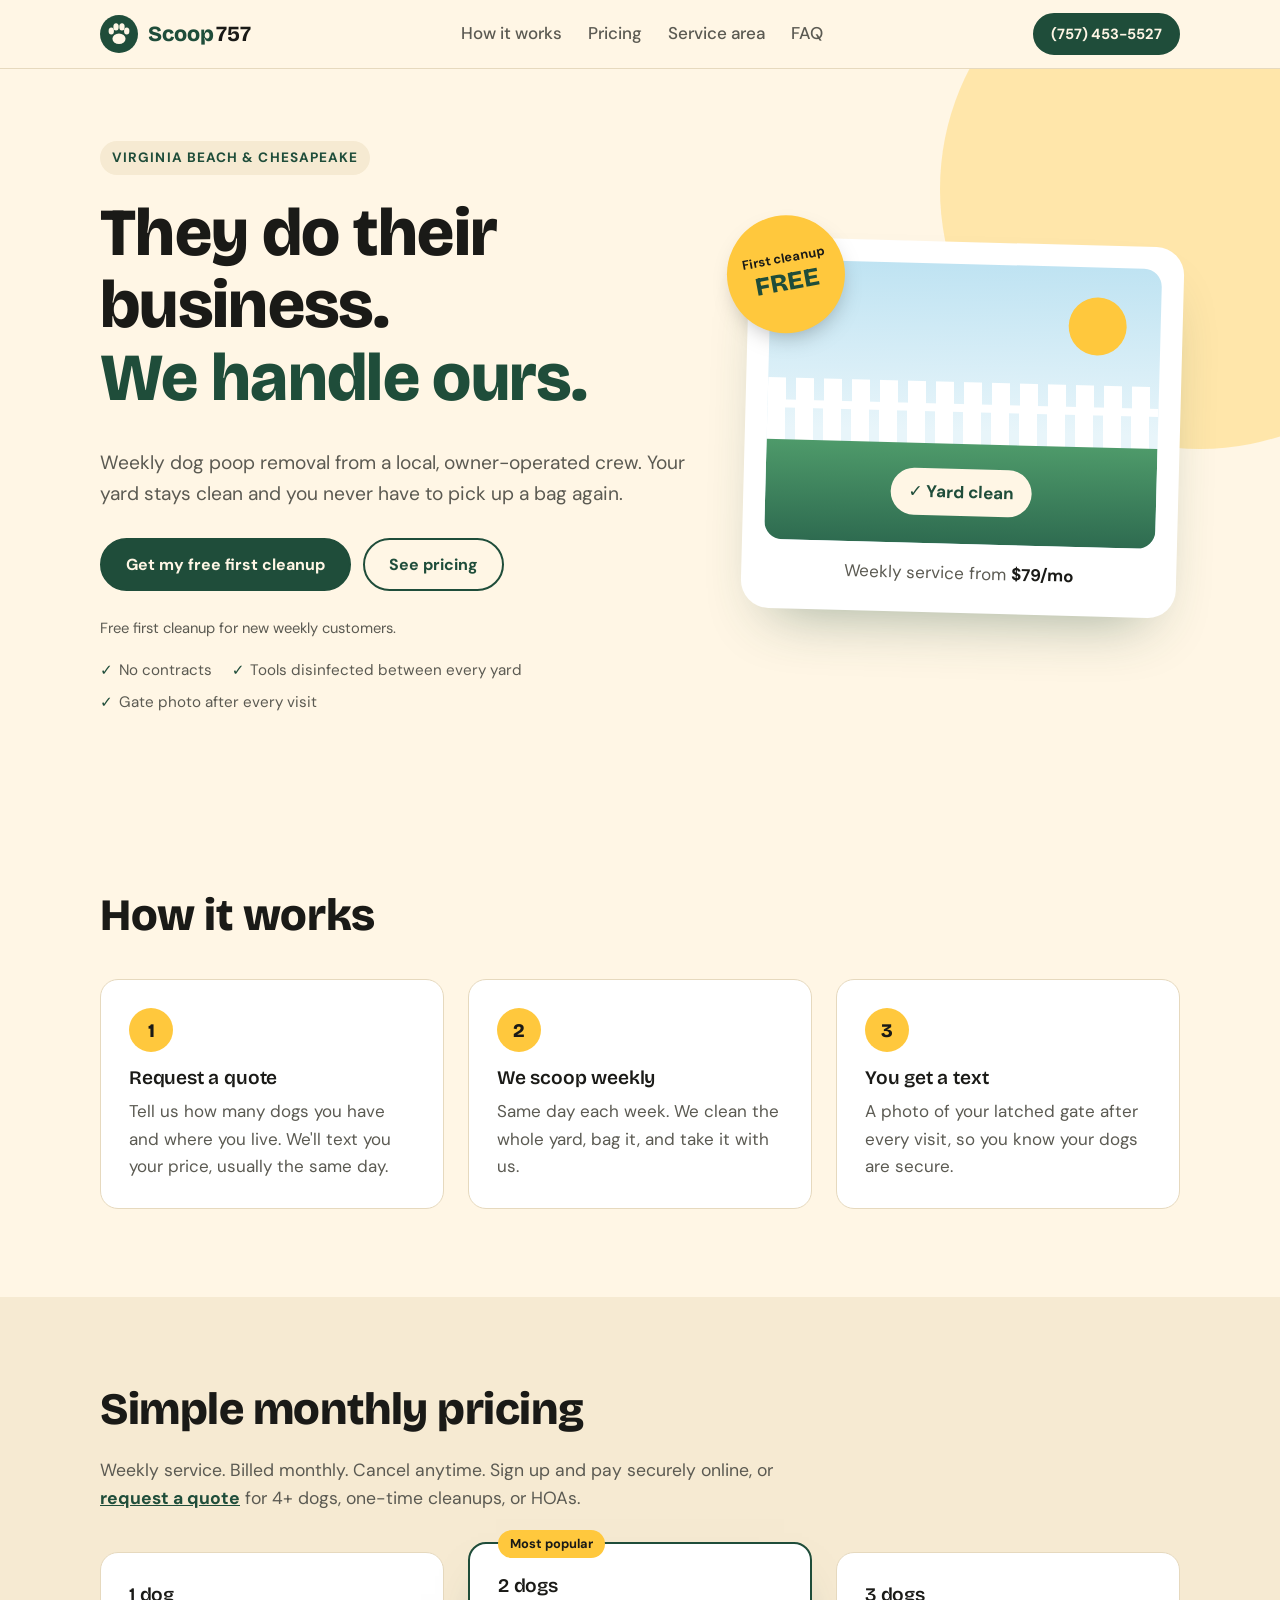
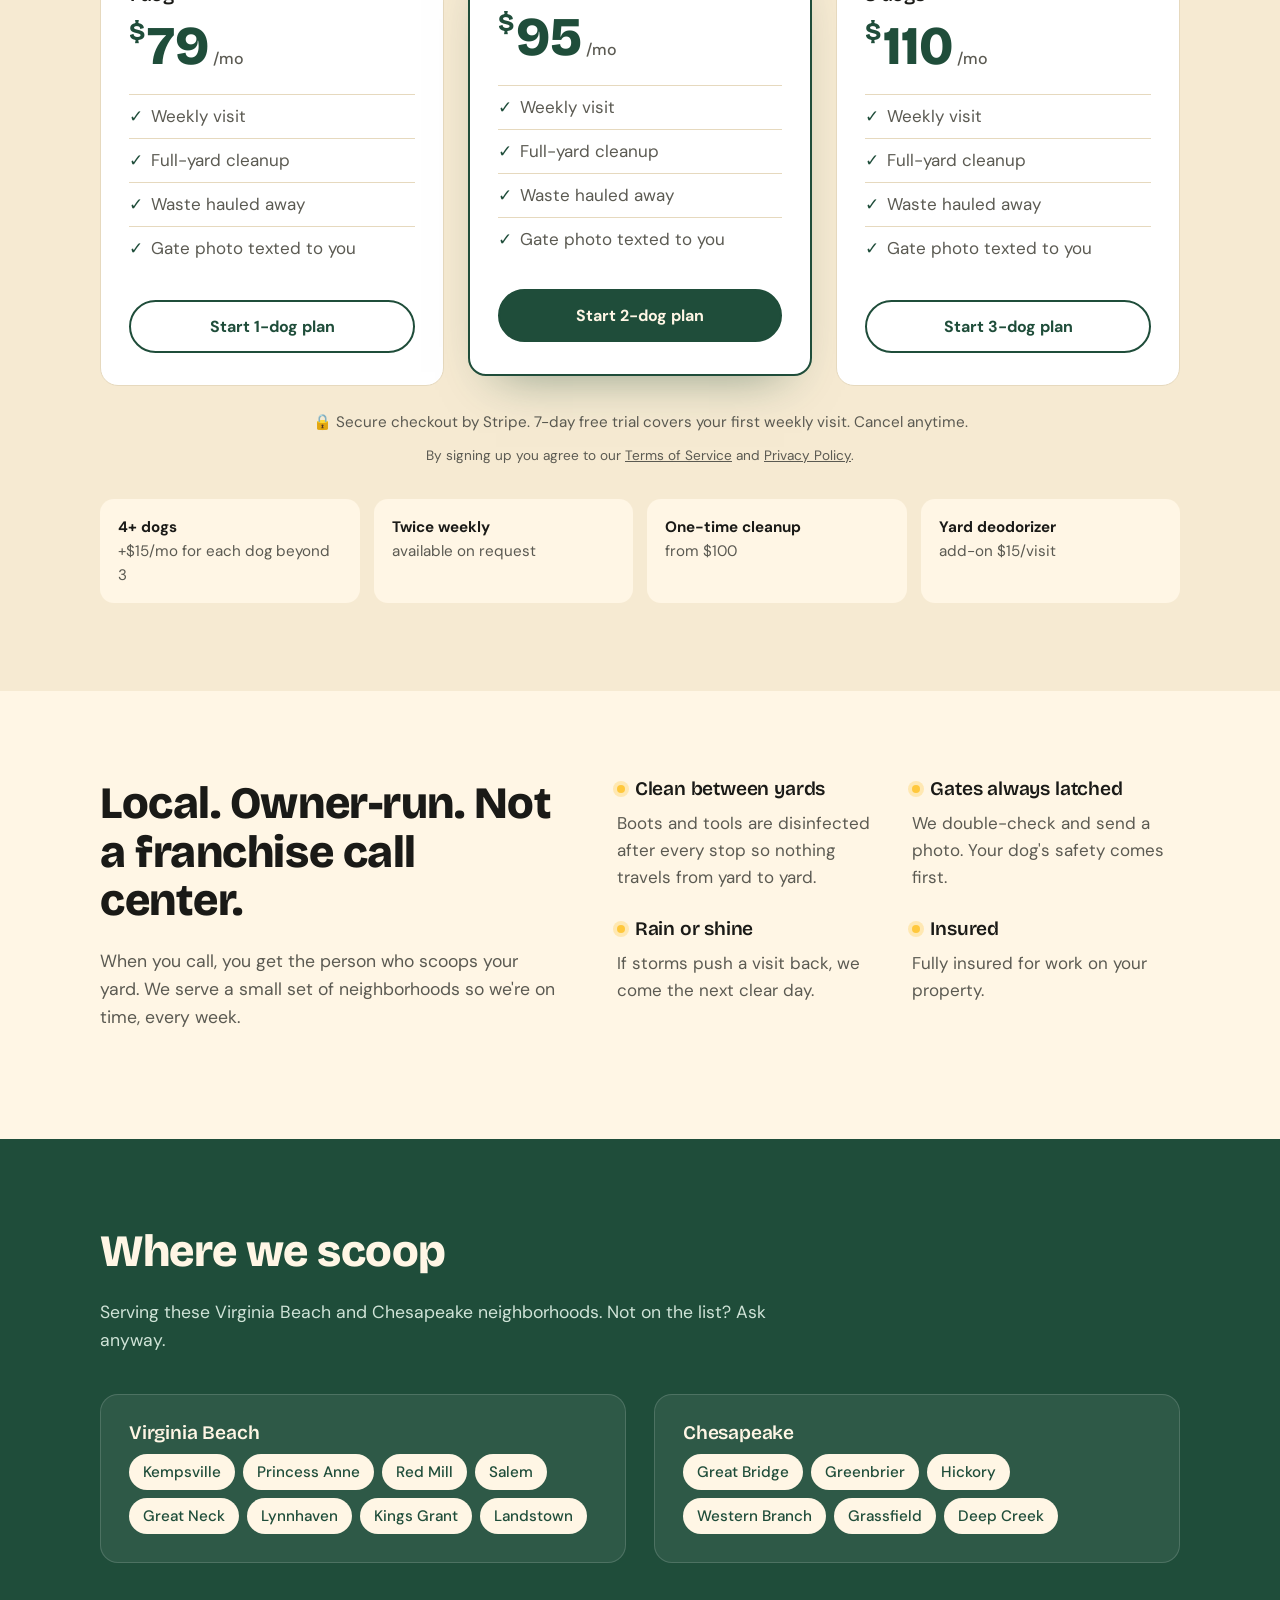
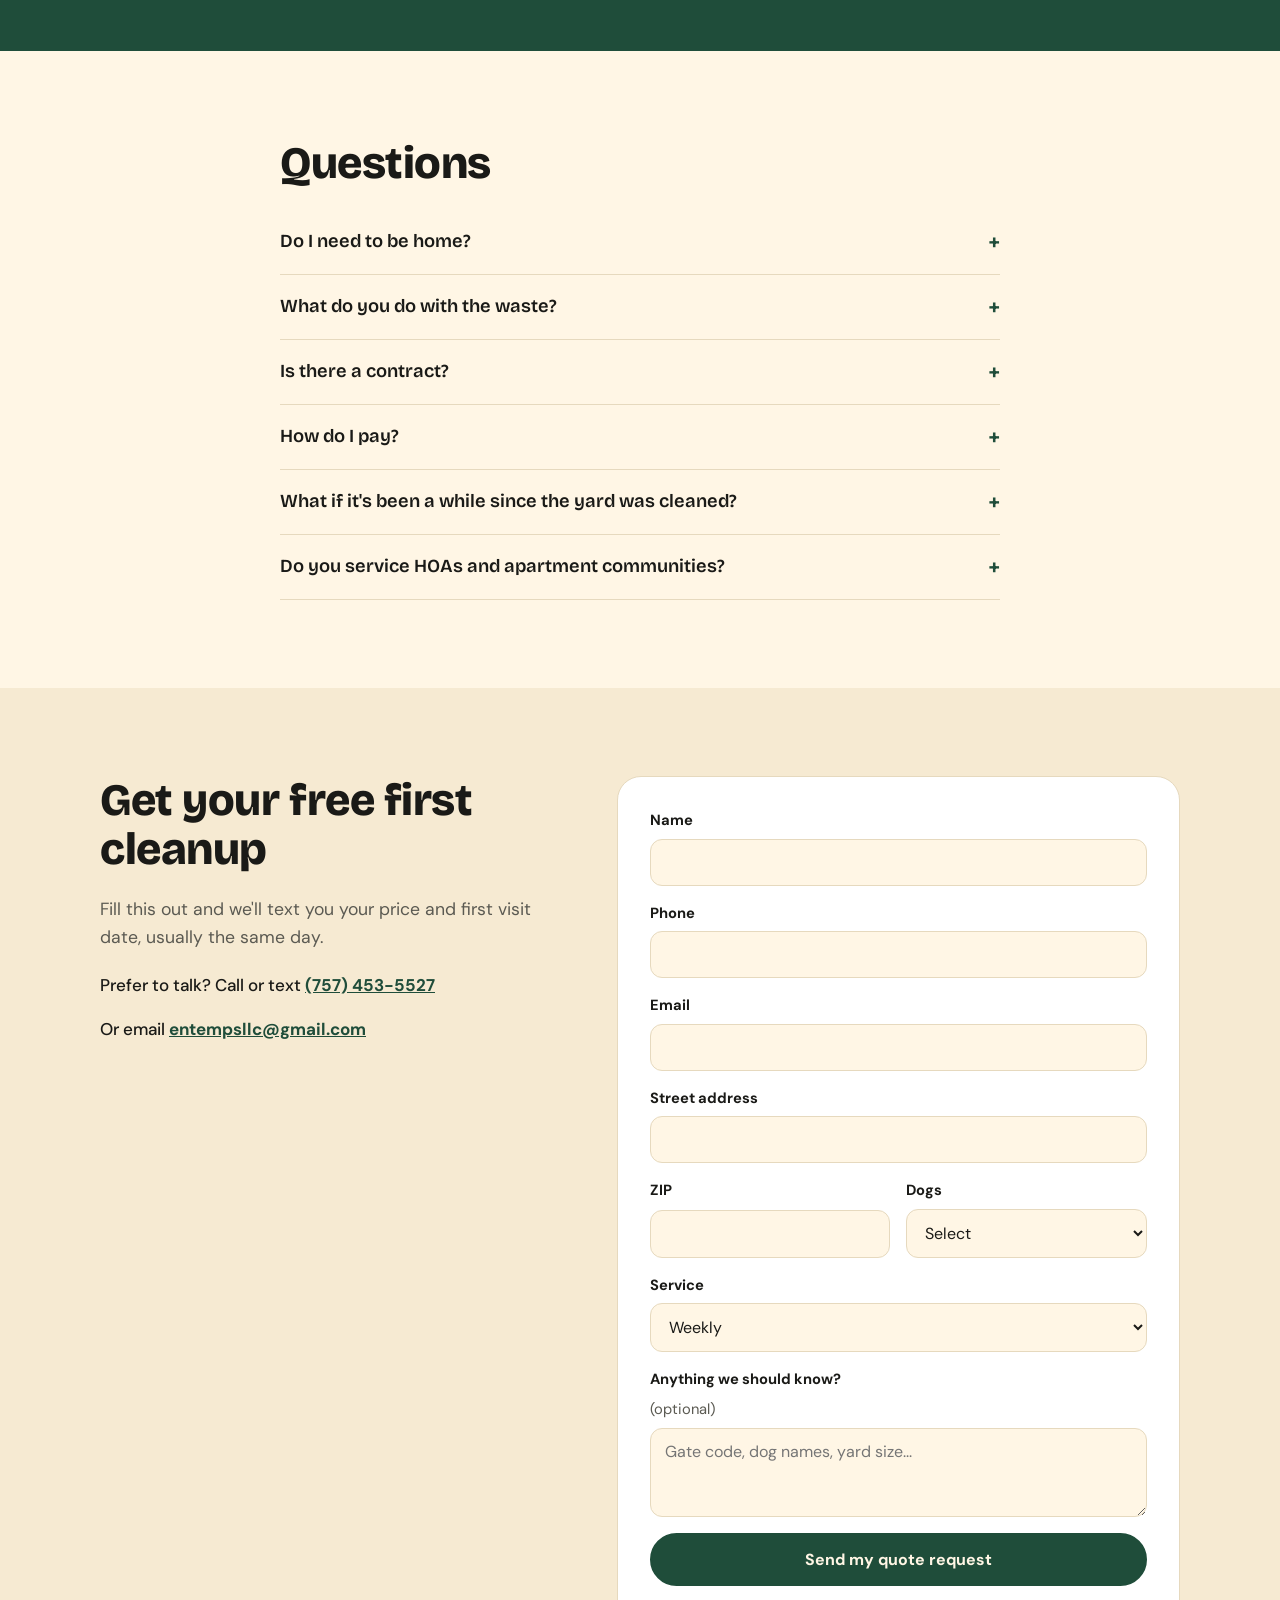
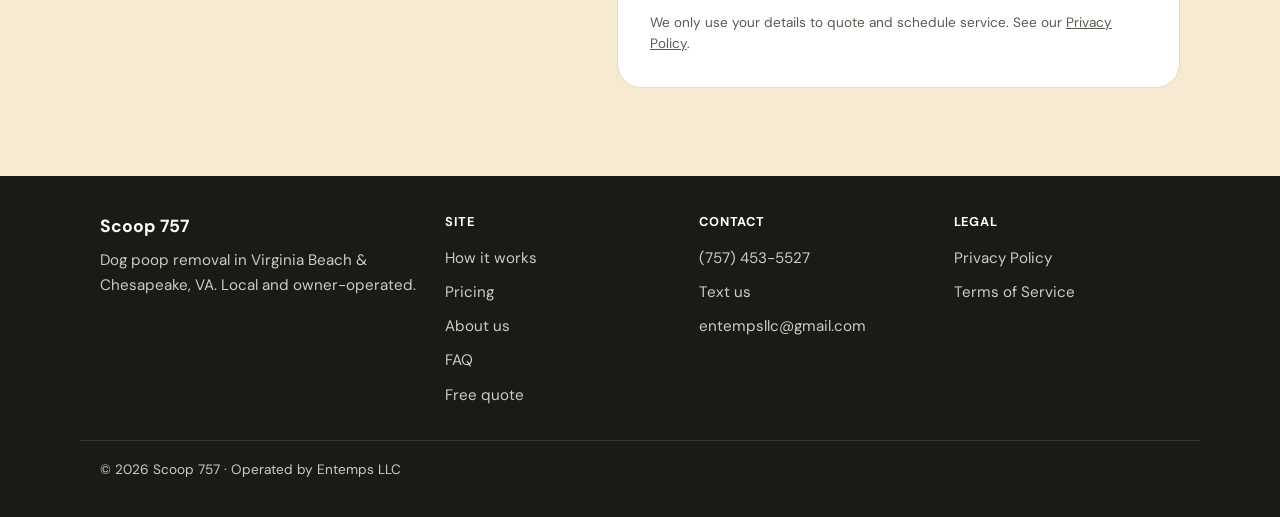
<file: index.html>
<!doctype html>
<html lang="en">
<head>
<meta charset="utf-8">
<meta name="viewport" content="width=device-width, initial-scale=1">
<title>Scoop 757 | Dog Poop Removal in Virginia Beach & Chesapeake</title>
<meta name="description" content="Weekly dog poop removal in Virginia Beach and Chesapeake, VA. Local, owner-operated pooper scooper service. No contracts. First cleanup free.">
<link rel="canonical" href="https://www.scoop757.com/">
<meta property="og:title" content="Scoop 757 | Dog Poop Removal in Virginia Beach & Chesapeake">
<meta property="og:description" content="Local, owner-operated pooper scooper service. Weekly visits, no contracts, first cleanup free.">
<meta property="og:type" content="website">
<meta property="og:url" content="https://www.scoop757.com/">
<link rel="icon" href="favicon.svg" type="image/svg+xml">
<link rel="preconnect" href="https://fonts.googleapis.com">
<link rel="preconnect" href="https://fonts.gstatic.com" crossorigin>
<link href="https://fonts.googleapis.com/css2?family=Bricolage+Grotesque:opsz,wght@12..96,600;12..96,800&family=DM+Sans:wght@400;500;700&display=swap" rel="stylesheet">
<link rel="stylesheet" href="styles.css?v=6">
<script type="application/ld+json">
{
  "@context": "https://schema.org",
  "@type": "LocalBusiness",
  "name": "Scoop 757",
  "description": "Dog poop removal and pooper scooper service in Virginia Beach and Chesapeake, VA.",
  "url": "https://www.scoop757.com/",
  "telephone": "+1-757-453-5527",
  "areaServed": [
    {"@type": "City", "name": "Virginia Beach"},
    {"@type": "City", "name": "Chesapeake"}
  ],
  "address": {"@type": "PostalAddress", "addressLocality": "Virginia Beach", "addressRegion": "VA", "addressCountry": "US"},
  "priceRange": "$$",
  "openingHours": "Mo-Sa 08:00-18:00"
}
</script>
</head>
<body>

<header class="site-header">
  <div class="wrap header-inner">
    <a href="#top" class="logo" aria-label="Scoop 757 home">
      <svg viewBox="0 0 64 64" aria-hidden="true"><circle cx="32" cy="32" r="32" fill="currentColor"/><g fill="#FFF6E5"><ellipse cx="32" cy="40" rx="11" ry="9"/><ellipse cx="19" cy="27" rx="4.5" ry="6"/><ellipse cx="27" cy="20" rx="4.5" ry="6"/><ellipse cx="37" cy="20" rx="4.5" ry="6"/><ellipse cx="45" cy="27" rx="4.5" ry="6"/></g></svg>
      <span>Scoop<b>757</b></span>
    </a>
    <nav class="nav" aria-label="Main">
      <a href="#how">How it works</a>
      <a href="#pricing">Pricing</a>
      <a href="#area">Service area</a>
      <a href="#faq">FAQ</a>
    </nav>
    <a href="tel:+17574535527" class="btn btn-small">(757) 453-5527</a>
  </div>
</header>

<main id="top">

  <!-- HERO -->
  <section class="hero">
    <div class="wrap hero-grid">
      <div class="hero-copy">
        <p class="eyebrow">Virginia Beach &amp; Chesapeake</p>
        <h1>They do their business.<br><span>We handle ours.</span></h1>
        <p class="lead">Weekly dog poop removal from a local, owner-operated crew. Your yard stays clean and you never have to pick up a bag again.</p>
        <div class="hero-ctas">
          <a href="#quote" class="btn">Get my free first cleanup</a>
          <a href="#pricing" class="btn btn-ghost">See pricing</a>
        </div>
        <p class="cta-note">Free first cleanup for new weekly customers.</p>
        <ul class="trust">
          <li>No contracts</li>
          <li>Tools disinfected between every yard</li>
          <li>Gate photo after every visit</li>
        </ul>
      </div>
      <div class="hero-card" aria-hidden="true">
        <div class="badge">First cleanup<strong>FREE</strong></div>
        <div class="yard">
          <div class="sun"></div>
          <div class="fence"></div>
          <div class="grass"></div>
          <div class="check">✓ Yard clean</div>
        </div>
        <p class="hero-card-note">Weekly service from <strong>$79/mo</strong></p>
      </div>
    </div>
  </section>

  <!-- HOW -->
  <section id="how" class="section">
    <div class="wrap">
      <h2>How it works</h2>
      <ol class="steps">
        <li>
          <span class="num">1</span>
          <h3>Request a quote</h3>
          <p>Tell us how many dogs you have and where you live. We'll text you your price, usually the same day.</p>
        </li>
        <li>
          <span class="num">2</span>
          <h3>We scoop weekly</h3>
          <p>Same day each week. We clean the whole yard, bag it, and take it with us.</p>
        </li>
        <li>
          <span class="num">3</span>
          <h3>You get a text</h3>
          <p>A photo of your latched gate after every visit, so you know your dogs are secure.</p>
        </li>
      </ol>
    </div>
  </section>

  <!-- PRICING -->
  <section id="pricing" class="section section-alt">
    <div class="wrap">
      <h2>Simple monthly pricing</h2>
      <p class="section-sub">Weekly service. Billed monthly. Cancel anytime. Sign up and pay securely online, or <a href="#quote">request a quote</a> for 4+ dogs, one-time cleanups, or HOAs.</p>
      <div class="plans">
        <div class="plan">
          <h3>1 dog</h3>
          <p class="price"><span>$</span>79<small>/mo</small></p>
          <ul><li>Weekly visit</li><li>Full-yard cleanup</li><li>Waste hauled away</li><li>Gate photo texted to you</li></ul>
          <a href="https://buy.stripe.com/00w3cofDu1EOgiN6Uog7e00" class="btn btn-ghost">Start 1-dog plan</a>
        </div>
        <div class="plan plan-featured">
          <p class="tag">Most popular</p>
          <h3>2 dogs</h3>
          <p class="price"><span>$</span>95<small>/mo</small></p>
          <ul><li>Weekly visit</li><li>Full-yard cleanup</li><li>Waste hauled away</li><li>Gate photo texted to you</li></ul>
          <a href="https://buy.stripe.com/4gM4gs8b2dnw6IdfqUg7e01" class="btn">Start 2-dog plan</a>
        </div>
        <div class="plan">
          <h3>3 dogs</h3>
          <p class="price"><span>$</span>110<small>/mo</small></p>
          <ul><li>Weekly visit</li><li>Full-yard cleanup</li><li>Waste hauled away</li><li>Gate photo texted to you</li></ul>
          <a href="https://buy.stripe.com/28E5kw4YQ0AK6IdguYg7e02" class="btn btn-ghost">Start 3-dog plan</a>
        </div>
      </div>
      <p class="secure-note">🔒 Secure checkout by Stripe. 7-day free trial covers your first weekly visit. Cancel anytime.</p>
      <p class="legal-note">By signing up you agree to our <a href="terms.html">Terms of Service</a> and <a href="privacy.html">Privacy Policy</a>.</p>
      <div class="extras">
        <div><strong>4+ dogs</strong> +$15/mo for each dog beyond 3</div>
        <div><strong>Twice weekly</strong> available on request</div>
        <div><strong>One-time cleanup</strong> from $100</div>
        <div><strong>Yard deodorizer</strong> add-on $15/visit</div>
      </div>
    </div>
  </section>

  <!-- WHY -->
  <section id="about" class="section">
    <div class="wrap why-grid">
      <div>
        <h2>Local. Owner-run. Not a franchise call center.</h2>
        <p class="section-sub left">When you call, you get the person who scoops your yard. We serve a small set of neighborhoods so we're on time, every week.</p>
      </div>
      <ul class="why">
        <li><h3>Clean between yards</h3><p>Boots and tools are disinfected after every stop so nothing travels from yard to yard.</p></li>
        <li><h3>Gates always latched</h3><p>We double-check and send a photo. Your dog's safety comes first.</p></li>
        <li><h3>Rain or shine</h3><p>If storms push a visit back, we come the next clear day.</p></li>
        <li><h3>Insured</h3><p>Fully insured for work on your property.</p></li>
      </ul>
    </div>
  </section>

  <!-- AREA -->
  <section id="area" class="section section-dark">
    <div class="wrap">
      <h2>Where we scoop</h2>
      <p class="section-sub">Serving these Virginia Beach and Chesapeake neighborhoods. Not on the list? Ask anyway.</p>
      <div class="areas">
        <div>
          <h3>Virginia Beach</h3>
          <ul><li>Kempsville</li><li>Princess Anne</li><li>Red Mill</li><li>Salem</li><li>Great Neck</li><li>Lynnhaven</li><li>Kings Grant</li><li>Landstown</li></ul>
        </div>
        <div>
          <h3>Chesapeake</h3>
          <ul><li>Great Bridge</li><li>Greenbrier</li><li>Hickory</li><li>Western Branch</li><li>Grassfield</li><li>Deep Creek</li></ul>
        </div>
      </div>
    </div>
  </section>

  <!-- FAQ -->
  <section id="faq" class="section">
    <div class="wrap narrow">
      <h2>Questions</h2>
      <details><summary>Do I need to be home?</summary><p>No. Just leave the gate unlocked or share the code. Please keep your dogs inside during our visit if they aren't friendly with visitors.</p></details>
      <details><summary>What do you do with the waste?</summary><p>We bag it and haul it away. Nothing is left in your trash can.</p></details>
      <details><summary>Is there a contract?</summary><p>No. Service is month to month and you can cancel anytime.</p></details>
      <details><summary>How do I pay?</summary><p>Sign up with a card through our secure Stripe checkout and you're billed monthly in advance. You'll get a receipt by email each month.</p></details>
      <details><summary>What if it's been a while since the yard was cleaned?</summary><p>No judgment. Your first cleanup is free for new weekly customers, however long it's been.</p></details>
      <details><summary>Do you service HOAs and apartment communities?</summary><p>Yes. We clean common areas and empty pet waste stations. Request a quote and we'll visit the property.</p></details>
    </div>
  </section>

  <!-- QUOTE -->
  <section id="quote" class="section section-alt">
    <div class="wrap quote-grid">
      <div>
        <h2>Get your free first cleanup</h2>
        <p class="section-sub left">Fill this out and we'll text you your price and first visit date, usually the same day.</p>
        <p class="call-line">Prefer to talk? Call or text <a href="tel:+17574535527">(757) 453-5527</a></p>
        <p class="call-line">Or email <a href="mailto:entempsllc@gmail.com">entempsllc@gmail.com</a></p>
      </div>
      <form class="quote-form" action="https://api.web3forms.com/submit" method="POST">
        <input type="hidden" name="access_key" value="5392236d-4420-4701-88e9-371741d28593">
        <input type="hidden" name="subject" value="New Scoop 757 quote request">
        <input type="hidden" name="from_name" value="Scoop 757 website">
        <input type="hidden" name="redirect" value="https://www.scoop757.com/thanks.html">
        <input type="checkbox" name="botcheck" class="hp" tabindex="-1" autocomplete="off" aria-hidden="true" style="display:none">
        <label>Name<input type="text" name="name" required autocomplete="name"></label>
        <label>Phone<input type="tel" name="phone" required autocomplete="tel"></label>
        <label>Email<input type="email" name="email" autocomplete="email"></label>
        <label>Street address<input type="text" name="address" required autocomplete="street-address"></label>
        <div class="row">
          <label>ZIP<input type="text" name="zip" inputmode="numeric" pattern="[0-9]{5}" required autocomplete="postal-code"></label>
          <label>Dogs
            <select name="dogs" required>
              <option value="">Select</option><option>1</option><option>2</option><option>3</option><option>4+</option>
            </select>
          </label>
        </div>
        <label>Service
          <select name="service" required>
            <option>Weekly</option><option>Twice weekly</option><option>One-time cleanup</option><option>HOA / community</option>
          </select>
        </label>
        <label>Anything we should know? <span class="opt">(optional)</span><textarea name="notes" rows="3" placeholder="Gate code, dog names, yard size..."></textarea></label>
        <button type="submit" class="btn btn-full">Send my quote request</button>
        <p class="legal-note">We only use your details to quote and schedule service. See our <a href="privacy.html">Privacy Policy</a>.</p>
        <div class="form-fallback" hidden>
          <p><strong>Our form is having trouble right now.</strong> Tap below to send the same details by text or email. Everything is already filled in.</p>
          <a class="btn btn-full fb-sms" href="sms:+17574535527">Text my request</a>
          <a class="btn btn-full btn-ghost fb-mail" href="mailto:entempsllc@gmail.com">Email my request</a>
        </div>
      </form>
    </div>
  </section>

</main>

<footer class="site-footer">
  <div class="wrap footer-grid">
    <div>
      <p class="f-brand"><strong>Scoop 757</strong></p>
      <p>Dog poop removal in Virginia Beach &amp; Chesapeake, VA. Local and owner-operated.</p>
    </div>
    <nav aria-label="Footer">
      <p class="f-head">Site</p>
      <a href="#how">How it works</a>
      <a href="#pricing">Pricing</a>
      <a href="#about">About us</a>
      <a href="#faq">FAQ</a>
      <a href="#quote">Free quote</a>
    </nav>
    <div>
      <p class="f-head">Contact</p>
      <a href="tel:+17574535527">(757) 453-5527</a>
      <a href="sms:+17574535527">Text us</a>
      <a href="mailto:entempsllc@gmail.com">entempsllc@gmail.com</a>
    </div>
    <div>
      <p class="f-head">Legal</p>
      <a href="privacy.html">Privacy Policy</a>
      <a href="terms.html">Terms of Service</a>
    </div>
  </div>
  <div class="wrap f-bottom">© <span id="yr">2026</span> Scoop 757 · Operated by Entemps LLC</div>
</footer>

<a href="tel:+17574535527" class="mobile-call">Call or text (757) 453-5527</a>

<script src="script.js?v=6"></script>
<script data-goatcounter="https://scoop757.goatcounter.com/count" async src="//gc.zgo.at/count.js"></script>
</body>
</html>
</file>
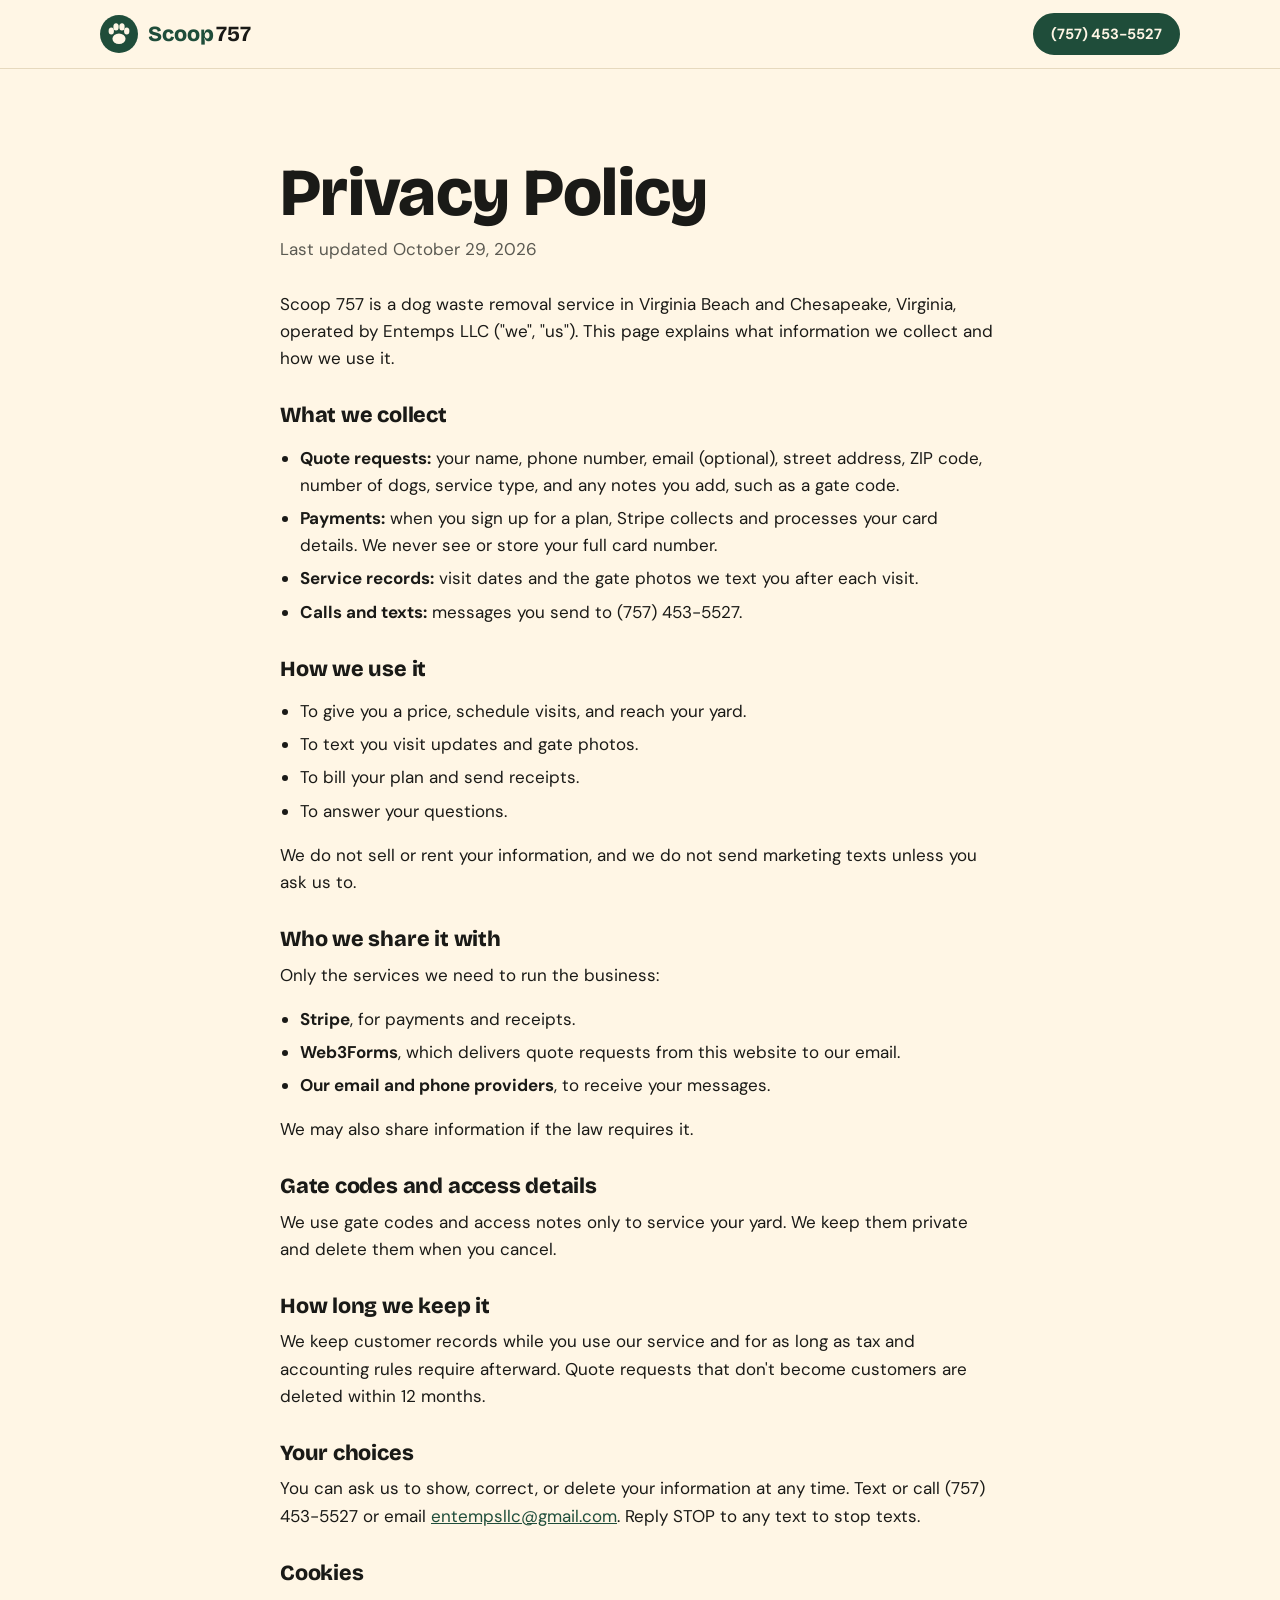
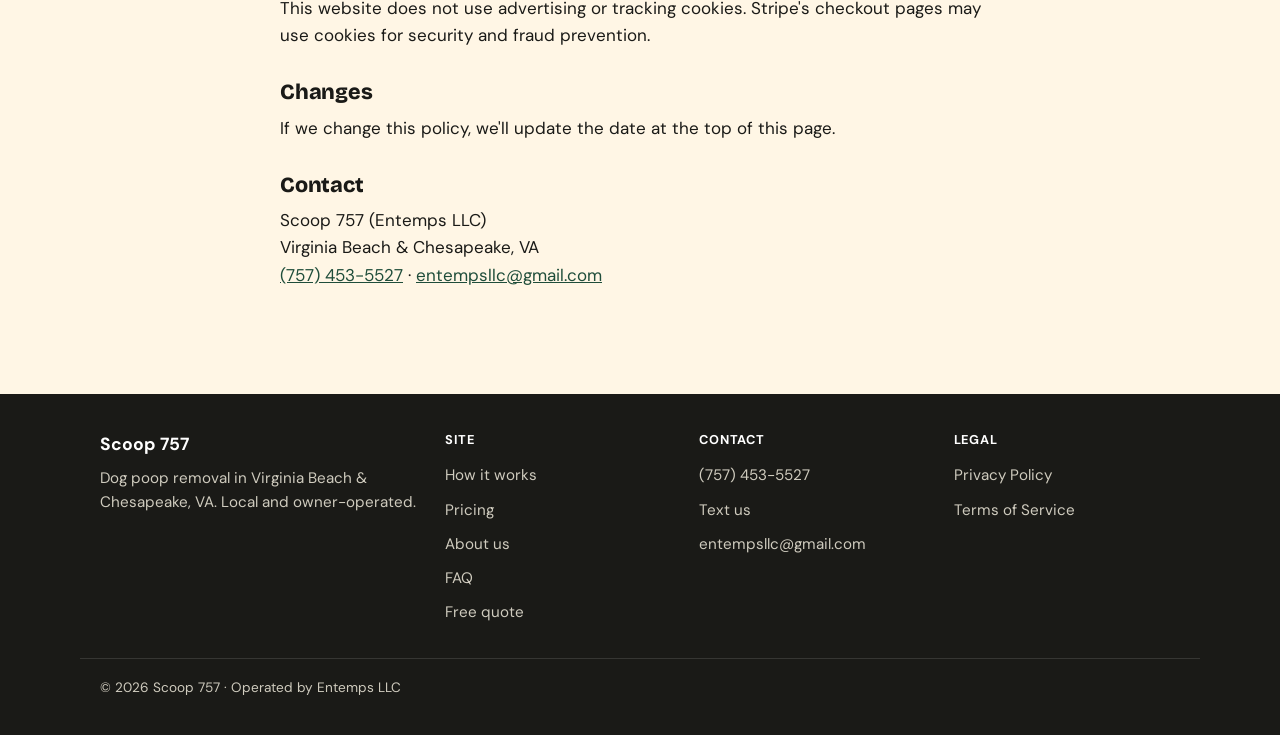
<file: privacy.html>
<!doctype html>
<html lang="en">
<head>
<meta charset="utf-8">
<meta name="viewport" content="width=device-width, initial-scale=1">
<title>Privacy Policy | Scoop 757</title>
<meta name="description" content="How Scoop 757 collects and uses your information.">
<link rel="canonical" href="https://www.scoop757.com/privacy.html">
<link rel="icon" href="favicon.svg" type="image/svg+xml">
<link rel="preconnect" href="https://fonts.googleapis.com">
<link rel="preconnect" href="https://fonts.gstatic.com" crossorigin>
<link href="https://fonts.googleapis.com/css2?family=Bricolage+Grotesque:opsz,wght@12..96,600;12..96,800&family=DM+Sans:wght@400;500;700&display=swap" rel="stylesheet">
<link rel="stylesheet" href="styles.css?v=6">
</head>
<body>
<header class="site-header">
  <div class="wrap header-inner">
    <a href="index.html" class="logo" aria-label="Scoop 757 home">
      <svg viewBox="0 0 64 64" aria-hidden="true"><circle cx="32" cy="32" r="32" fill="currentColor"/><g fill="#FFF6E5"><ellipse cx="32" cy="40" rx="11" ry="9"/><ellipse cx="19" cy="27" rx="4.5" ry="6"/><ellipse cx="27" cy="20" rx="4.5" ry="6"/><ellipse cx="37" cy="20" rx="4.5" ry="6"/><ellipse cx="45" cy="27" rx="4.5" ry="6"/></g></svg>
      <span>Scoop<b>757</b></span>
    </a>
    <a href="tel:+17574535527" class="btn btn-small">(757) 453-5527</a>
  </div>
</header>
<main class="section legal">
  <div class="wrap narrow">
    <h1>Privacy Policy</h1>
    <p class="updated">Last updated October 29, 2026</p>
    <p>Scoop 757 is a dog waste removal service in Virginia Beach and Chesapeake, Virginia, operated by Entemps LLC ("we", "us"). This page explains what information we collect and how we use it.</p>

    <h2>What we collect</h2>
    <ul>
      <li><strong>Quote requests:</strong> your name, phone number, email (optional), street address, ZIP code, number of dogs, service type, and any notes you add, such as a gate code.</li>
      <li><strong>Payments:</strong> when you sign up for a plan, Stripe collects and processes your card details. We never see or store your full card number.</li>
      <li><strong>Service records:</strong> visit dates and the gate photos we text you after each visit.</li>
      <li><strong>Calls and texts:</strong> messages you send to (757) 453-5527.</li>
    </ul>

    <h2>How we use it</h2>
    <ul>
      <li>To give you a price, schedule visits, and reach your yard.</li>
      <li>To text you visit updates and gate photos.</li>
      <li>To bill your plan and send receipts.</li>
      <li>To answer your questions.</li>
    </ul>
    <p>We do not sell or rent your information, and we do not send marketing texts unless you ask us to.</p>

    <h2>Who we share it with</h2>
    <p>Only the services we need to run the business:</p>
    <ul>
      <li><strong>Stripe</strong>, for payments and receipts.</li>
      <li><strong>Web3Forms</strong>, which delivers quote requests from this website to our email.</li>
      <li><strong>Our email and phone providers</strong>, to receive your messages.</li>
    </ul>
    <p>We may also share information if the law requires it.</p>

    <h2>Gate codes and access details</h2>
    <p>We use gate codes and access notes only to service your yard. We keep them private and delete them when you cancel.</p>

    <h2>How long we keep it</h2>
    <p>We keep customer records while you use our service and for as long as tax and accounting rules require afterward. Quote requests that don't become customers are deleted within 12 months.</p>

    <h2>Your choices</h2>
    <p>You can ask us to show, correct, or delete your information at any time. Text or call (757) 453-5527 or email <a href="mailto:entempsllc@gmail.com">entempsllc@gmail.com</a>. Reply STOP to any text to stop texts.</p>

    <h2>Cookies</h2>
    <p>This website does not use advertising or tracking cookies. Stripe's checkout pages may use cookies for security and fraud prevention.</p>

    <h2>Changes</h2>
    <p>If we change this policy, we'll update the date at the top of this page.</p>

    <h2>Contact</h2>
    <p>Scoop 757 (Entemps LLC)<br>Virginia Beach &amp; Chesapeake, VA<br><a href="tel:+17574535527">(757) 453-5527</a> · <a href="mailto:entempsllc@gmail.com">entempsllc@gmail.com</a></p>
  </div>
</main>
<footer class="site-footer">
  <div class="wrap footer-grid">
    <div>
      <p class="f-brand"><strong>Scoop 757</strong></p>
      <p>Dog poop removal in Virginia Beach &amp; Chesapeake, VA. Local and owner-operated.</p>
    </div>
    <nav aria-label="Footer">
      <p class="f-head">Site</p>
      <a href="index.html#how">How it works</a>
      <a href="index.html#pricing">Pricing</a>
      <a href="index.html#about">About us</a>
      <a href="index.html#faq">FAQ</a>
      <a href="index.html#quote">Free quote</a>
    </nav>
    <div>
      <p class="f-head">Contact</p>
      <a href="tel:+17574535527">(757) 453-5527</a>
      <a href="sms:+17574535527">Text us</a>
      <a href="mailto:entempsllc@gmail.com">entempsllc@gmail.com</a>
    </div>
    <div>
      <p class="f-head">Legal</p>
      <a href="privacy.html">Privacy Policy</a>
      <a href="terms.html">Terms of Service</a>
    </div>
  </div>
  <div class="wrap f-bottom">© <span id="yr">2026</span> Scoop 757 · Operated by Entemps LLC</div>
</footer>

<script>document.getElementById('yr').textContent=new Date().getFullYear();</script>
<script data-goatcounter="https://scoop757.goatcounter.com/count" async src="//gc.zgo.at/count.js"></script>
</body>
</html>
</file>
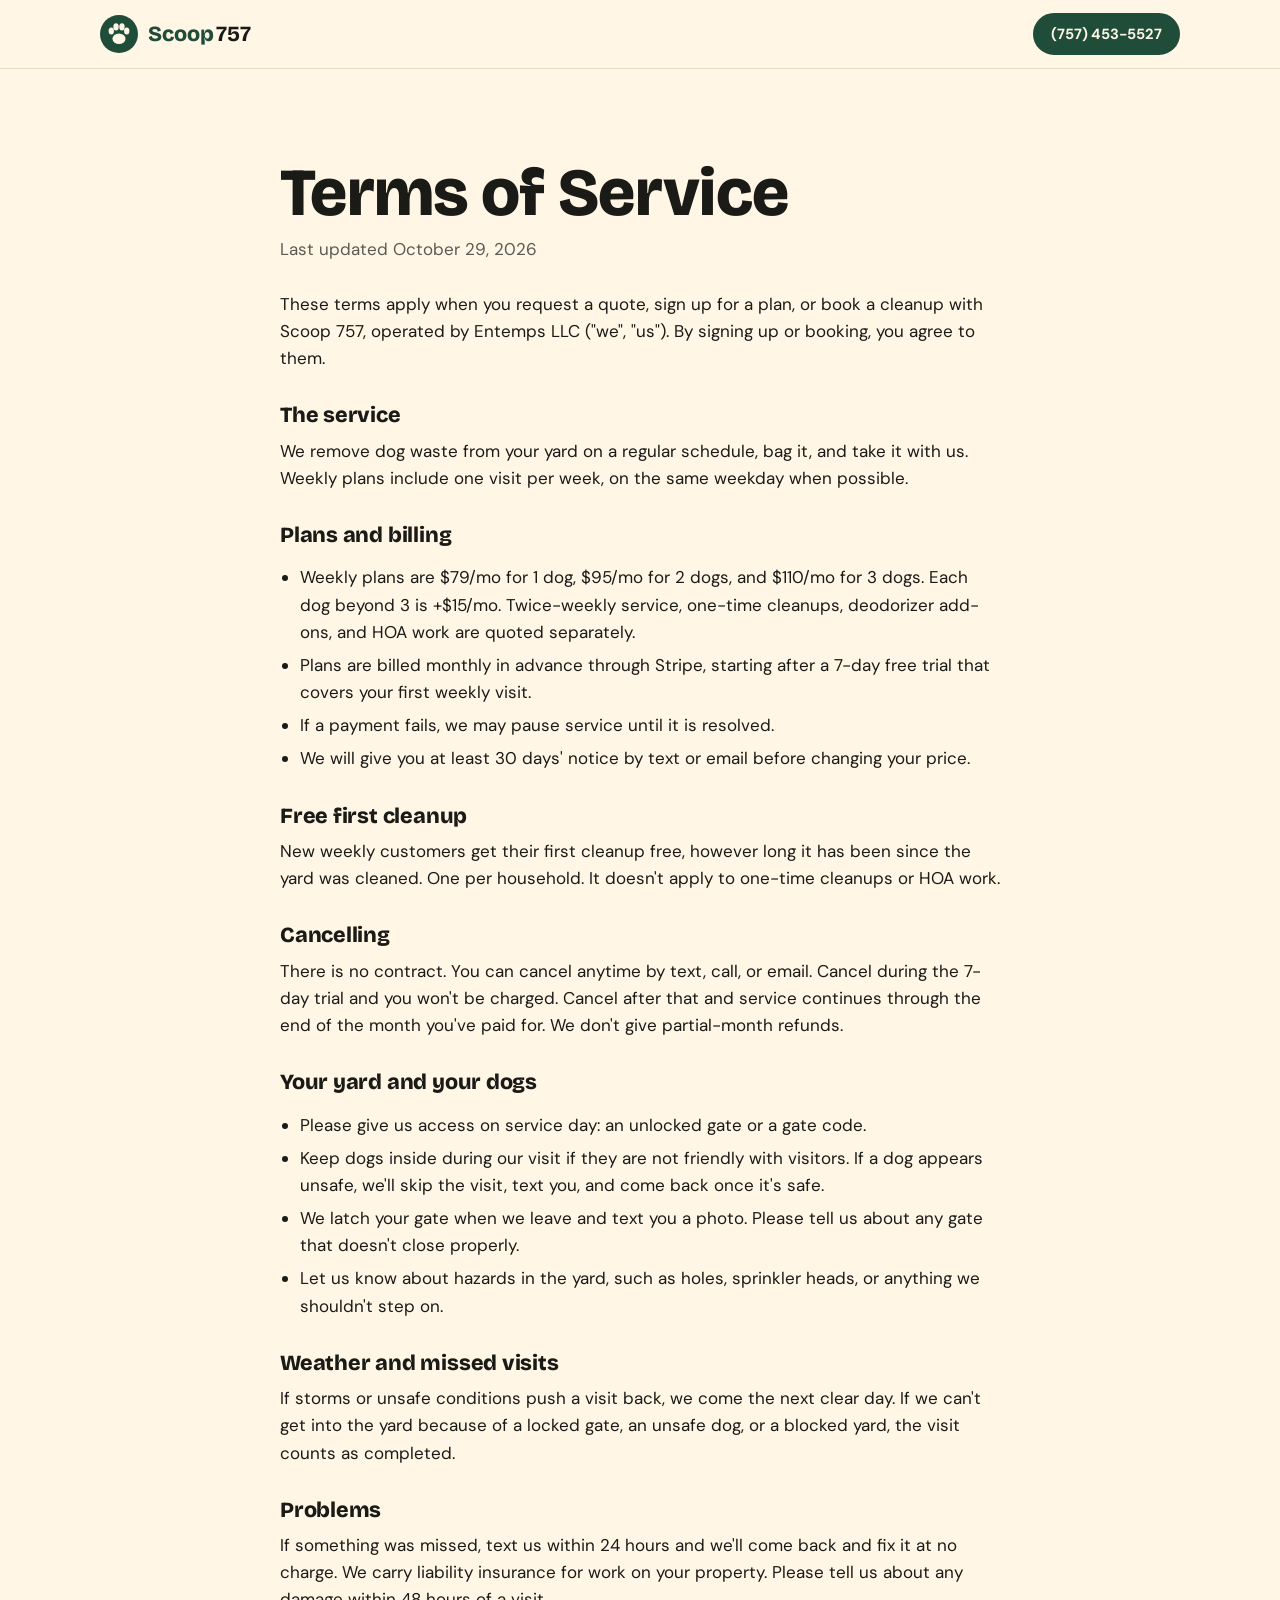
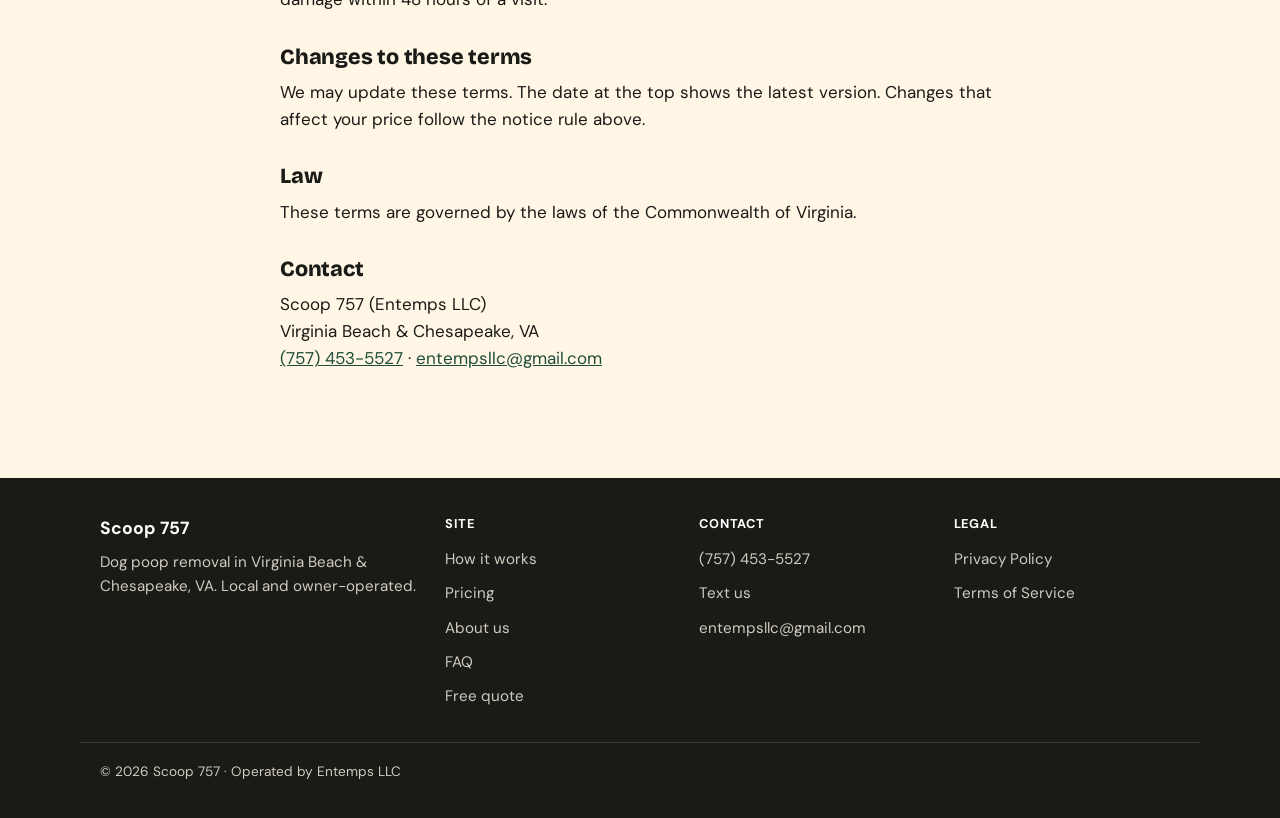
<file: terms.html>
<!doctype html>
<html lang="en">
<head>
<meta charset="utf-8">
<meta name="viewport" content="width=device-width, initial-scale=1">
<title>Terms of Service | Scoop 757</title>
<meta name="description" content="Terms for Scoop 757 dog poop removal plans and cleanups.">
<link rel="canonical" href="https://www.scoop757.com/terms.html">
<link rel="icon" href="favicon.svg" type="image/svg+xml">
<link rel="preconnect" href="https://fonts.googleapis.com">
<link rel="preconnect" href="https://fonts.gstatic.com" crossorigin>
<link href="https://fonts.googleapis.com/css2?family=Bricolage+Grotesque:opsz,wght@12..96,600;12..96,800&family=DM+Sans:wght@400;500;700&display=swap" rel="stylesheet">
<link rel="stylesheet" href="styles.css?v=6">
</head>
<body>
<header class="site-header">
  <div class="wrap header-inner">
    <a href="index.html" class="logo" aria-label="Scoop 757 home">
      <svg viewBox="0 0 64 64" aria-hidden="true"><circle cx="32" cy="32" r="32" fill="currentColor"/><g fill="#FFF6E5"><ellipse cx="32" cy="40" rx="11" ry="9"/><ellipse cx="19" cy="27" rx="4.5" ry="6"/><ellipse cx="27" cy="20" rx="4.5" ry="6"/><ellipse cx="37" cy="20" rx="4.5" ry="6"/><ellipse cx="45" cy="27" rx="4.5" ry="6"/></g></svg>
      <span>Scoop<b>757</b></span>
    </a>
    <a href="tel:+17574535527" class="btn btn-small">(757) 453-5527</a>
  </div>
</header>
<main class="section legal">
  <div class="wrap narrow">
    <h1>Terms of Service</h1>
    <p class="updated">Last updated October 29, 2026</p>
    <p>These terms apply when you request a quote, sign up for a plan, or book a cleanup with Scoop 757, operated by Entemps LLC ("we", "us"). By signing up or booking, you agree to them.</p>

    <h2>The service</h2>
    <p>We remove dog waste from your yard on a regular schedule, bag it, and take it with us. Weekly plans include one visit per week, on the same weekday when possible.</p>

    <h2>Plans and billing</h2>
    <ul>
      <li>Weekly plans are $79/mo for 1 dog, $95/mo for 2 dogs, and $110/mo for 3 dogs. Each dog beyond 3 is +$15/mo. Twice-weekly service, one-time cleanups, deodorizer add-ons, and HOA work are quoted separately.</li>
      <li>Plans are billed monthly in advance through Stripe, starting after a 7-day free trial that covers your first weekly visit.</li>
      <li>If a payment fails, we may pause service until it is resolved.</li>
      <li>We will give you at least 30 days' notice by text or email before changing your price.</li>
    </ul>

    <h2>Free first cleanup</h2>
    <p>New weekly customers get their first cleanup free, however long it has been since the yard was cleaned. One per household. It doesn't apply to one-time cleanups or HOA work.</p>

    <h2>Cancelling</h2>
    <p>There is no contract. You can cancel anytime by text, call, or email. Cancel during the 7-day trial and you won't be charged. Cancel after that and service continues through the end of the month you've paid for. We don't give partial-month refunds.</p>

    <h2>Your yard and your dogs</h2>
    <ul>
      <li>Please give us access on service day: an unlocked gate or a gate code.</li>
      <li>Keep dogs inside during our visit if they are not friendly with visitors. If a dog appears unsafe, we'll skip the visit, text you, and come back once it's safe.</li>
      <li>We latch your gate when we leave and text you a photo. Please tell us about any gate that doesn't close properly.</li>
      <li>Let us know about hazards in the yard, such as holes, sprinkler heads, or anything we shouldn't step on.</li>
    </ul>

    <h2>Weather and missed visits</h2>
    <p>If storms or unsafe conditions push a visit back, we come the next clear day. If we can't get into the yard because of a locked gate, an unsafe dog, or a blocked yard, the visit counts as completed.</p>

    <h2>Problems</h2>
    <p>If something was missed, text us within 24 hours and we'll come back and fix it at no charge. We carry liability insurance for work on your property. Please tell us about any damage within 48 hours of a visit.</p>

    <h2>Changes to these terms</h2>
    <p>We may update these terms. The date at the top shows the latest version. Changes that affect your price follow the notice rule above.</p>

    <h2>Law</h2>
    <p>These terms are governed by the laws of the Commonwealth of Virginia.</p>

    <h2>Contact</h2>
    <p>Scoop 757 (Entemps LLC)<br>Virginia Beach &amp; Chesapeake, VA<br><a href="tel:+17574535527">(757) 453-5527</a> · <a href="mailto:entempsllc@gmail.com">entempsllc@gmail.com</a></p>
  </div>
</main>
<footer class="site-footer">
  <div class="wrap footer-grid">
    <div>
      <p class="f-brand"><strong>Scoop 757</strong></p>
      <p>Dog poop removal in Virginia Beach &amp; Chesapeake, VA. Local and owner-operated.</p>
    </div>
    <nav aria-label="Footer">
      <p class="f-head">Site</p>
      <a href="index.html#how">How it works</a>
      <a href="index.html#pricing">Pricing</a>
      <a href="index.html#about">About us</a>
      <a href="index.html#faq">FAQ</a>
      <a href="index.html#quote">Free quote</a>
    </nav>
    <div>
      <p class="f-head">Contact</p>
      <a href="tel:+17574535527">(757) 453-5527</a>
      <a href="sms:+17574535527">Text us</a>
      <a href="mailto:entempsllc@gmail.com">entempsllc@gmail.com</a>
    </div>
    <div>
      <p class="f-head">Legal</p>
      <a href="privacy.html">Privacy Policy</a>
      <a href="terms.html">Terms of Service</a>
    </div>
  </div>
  <div class="wrap f-bottom">© <span id="yr">2026</span> Scoop 757 · Operated by Entemps LLC</div>
</footer>

<script>document.getElementById('yr').textContent=new Date().getFullYear();</script>
<script data-goatcounter="https://scoop757.goatcounter.com/count" async src="//gc.zgo.at/count.js"></script>
</body>
</html>
</file>
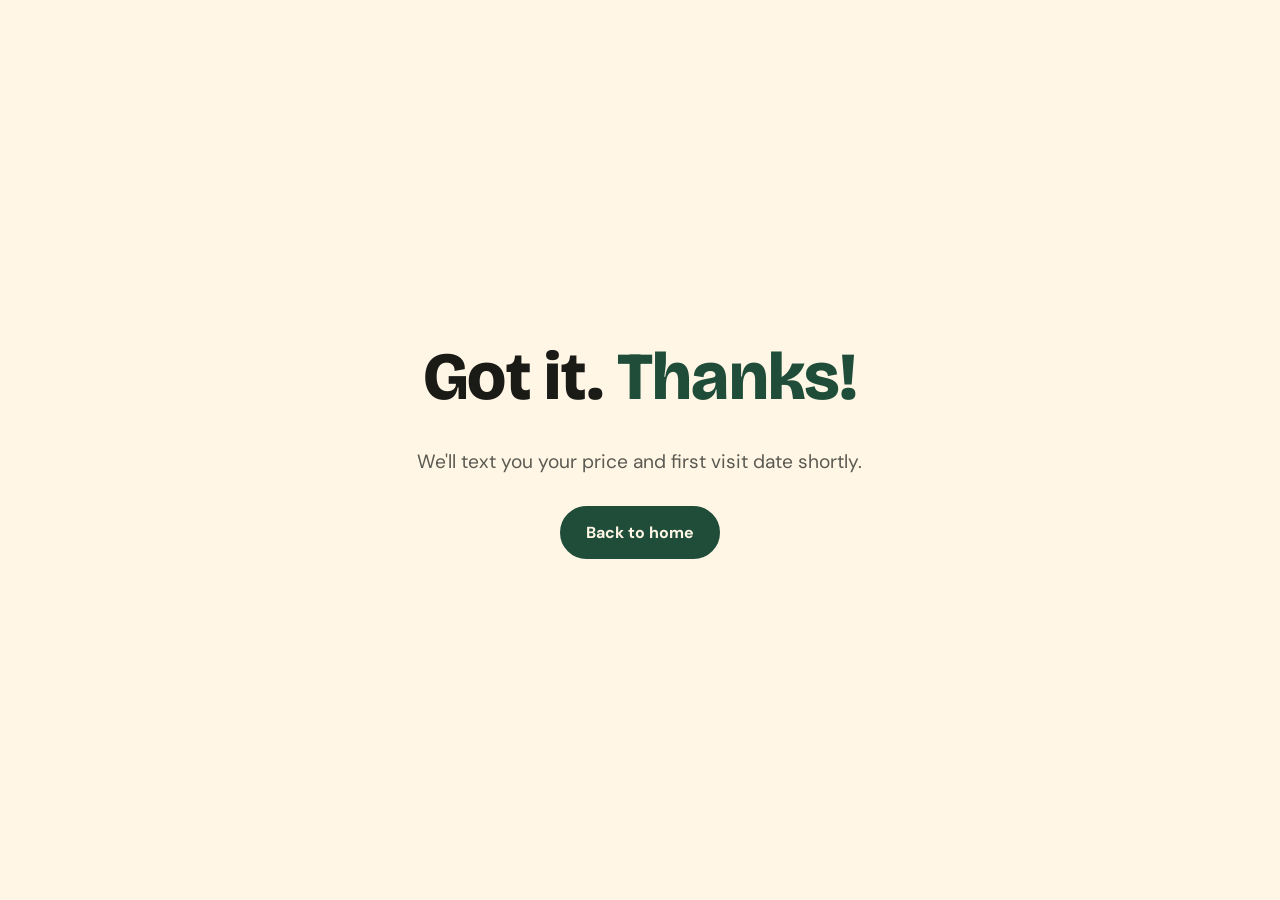
<file: thanks.html>
<!doctype html>
<html lang="en">
<head>
<meta charset="utf-8">
<meta name="viewport" content="width=device-width, initial-scale=1">
<title>Thanks | Scoop 757</title>
<meta name="robots" content="noindex">
<link rel="icon" href="favicon.svg" type="image/svg+xml">
<link href="https://fonts.googleapis.com/css2?family=Bricolage+Grotesque:opsz,wght@12..96,600;12..96,800&family=DM+Sans:wght@400;500;700&display=swap" rel="stylesheet">
<link rel="stylesheet" href="styles.css?v=6">
</head>
<body>
<main class="section" style="min-height:100vh;display:flex;align-items:center">
  <div class="wrap narrow" style="text-align:center">
    <h1>Got it. <span style="color:var(--green)">Thanks!</span></h1>
    <p class="lead" style="margin:0 auto 28px">We'll text you your price and first visit date shortly.</p>
    <a href="index.html" class="btn">Back to home</a>
  </div>
</main>
<script data-goatcounter="https://scoop757.goatcounter.com/count" async src="//gc.zgo.at/count.js"></script>
</body>
</html>
</file>
<file: styles.css>
:root{
  --green:#1F4D3A;
  --green-2:#2E6B50;
  --cream:#FFF6E5;
  --cream-2:#F6EAD2;
  --sun:#FFC83D;
  --ink:#1A1A17;
  --muted:#5B5A52;
  --line:#E6D9BE;
  --radius:18px;
  --head:"Bricolage Grotesque",system-ui,sans-serif;
  --body:"DM Sans",system-ui,sans-serif;
}
*{box-sizing:border-box}
html{scroll-behavior:smooth}
body{margin:0;background:var(--cream);color:var(--ink);font:400 17px/1.6 var(--body);-webkit-font-smoothing:antialiased}
img,svg{display:block;max-width:100%}
a{color:inherit}
h1,h2,h3{font-family:var(--head);line-height:1.08;margin:0 0 .5em;letter-spacing:-.01em}
h1{font-size:clamp(2.4rem,6vw,4.2rem);font-weight:800}
h2{font-size:clamp(1.9rem,4vw,2.8rem);font-weight:800}
h3{font-size:1.2rem;font-weight:600}
p{margin:0 0 1em}
.wrap{width:100%;max-width:1120px;margin:0 auto;padding:0 20px}
.narrow{max-width:760px}

/* buttons */
.btn{display:inline-block;background:var(--green);color:var(--cream);text-decoration:none;font-weight:700;padding:14px 24px;border-radius:999px;border:2px solid var(--green);transition:transform .15s,background .15s;cursor:pointer;font:700 1rem var(--body);text-align:center}
.btn:hover{transform:translateY(-2px);background:var(--green-2)}
.btn-ghost{background:transparent;color:var(--green)}
.btn-ghost:hover{background:var(--green);color:var(--cream)}
.btn-small{padding:9px 16px;font-size:.92rem}
.btn-full{width:100%}

/* header */
.site-header{position:sticky;top:0;z-index:20;background:rgba(255,246,229,.92);backdrop-filter:blur(8px);border-bottom:1px solid var(--line)}
.header-inner{display:flex;align-items:center;justify-content:space-between;gap:20px;height:68px}
.logo{display:flex;align-items:center;gap:10px;text-decoration:none;color:var(--green);font:800 1.35rem var(--head)}
.logo svg{width:38px;height:38px}
.logo b{color:var(--ink);margin-left:2px}
.nav{display:flex;gap:26px}
.nav a{text-decoration:none;font-weight:500;color:var(--muted)}
.nav a:hover{color:var(--green)}

/* hero */
.hero{padding:72px 0 88px;position:relative;overflow:hidden}
.hero::before{content:"";position:absolute;right:-180px;top:-140px;width:520px;height:520px;border-radius:50%;background:var(--sun);opacity:.35;z-index:-1}
.hero-grid{display:grid;grid-template-columns:1.15fr .85fr;gap:56px;align-items:center}
.eyebrow{display:inline-block;font-weight:700;font-size:.85rem;text-transform:uppercase;letter-spacing:.08em;color:var(--green);background:var(--cream-2);padding:6px 12px;border-radius:999px;margin-bottom:22px}
h1 span{color:var(--green)}
.lead{font-size:1.2rem;color:var(--muted);max-width:34em}
.hero-ctas{display:flex;flex-wrap:wrap;gap:12px;margin:28px 0 26px}
.trust{list-style:none;padding:0;margin:0;display:flex;flex-wrap:wrap;gap:8px 20px;color:var(--muted);font-size:.95rem}
.trust li::before{content:"✓";color:var(--green);font-weight:700;margin-right:6px}

.hero-card{background:#fff;border-radius:28px;padding:22px;box-shadow:0 30px 60px -30px rgba(31,77,58,.45);position:relative;transform:rotate(1.5deg)}
.badge{position:absolute;top:-22px;left:-22px;width:118px;height:118px;border-radius:50%;background:var(--sun);display:flex;flex-direction:column;align-items:center;justify-content:center;font-weight:700;font-size:.8rem;text-align:center;line-height:1.1;transform:rotate(-12deg);box-shadow:0 10px 24px -10px rgba(0,0,0,.35);z-index:2}
.badge strong{font:800 1.6rem var(--head);color:var(--green)}
.yard{position:relative;height:280px;border-radius:18px;overflow:hidden;background:linear-gradient(#BFE3F2,#E8F5FA 60%)}
.sun{position:absolute;right:34px;top:30px;width:58px;height:58px;border-radius:50%;background:var(--sun)}
.fence{position:absolute;left:0;right:0;bottom:92px;height:70px;background:repeating-linear-gradient(90deg,#fff 0 18px,transparent 18px 28px);border-bottom:6px solid #fff}
.fence::before{content:"";position:absolute;left:0;right:0;top:22px;height:8px;background:#fff}
.grass{position:absolute;left:0;right:0;bottom:0;height:100px;background:linear-gradient(#4E9A6A,#2E6B50)}
.check{position:absolute;left:50%;bottom:28px;transform:translateX(-50%);background:var(--cream);color:var(--green);font-weight:700;padding:10px 18px;border-radius:999px;white-space:nowrap}
.hero-card-note{text-align:center;margin:16px 0 4px;color:var(--muted)}
.hero-card-note strong{color:var(--ink)}

/* sections */
.section{padding:88px 0}
.section-alt{background:var(--cream-2)}
.section-dark{background:var(--green);color:var(--cream)}
.section-dark h2,.section-dark h3{color:var(--cream)}
.section-sub{font-size:1.1rem;color:var(--muted);max-width:40em;margin-bottom:40px}
.section-dark .section-sub{color:#CFE3D7}
.section-sub.left{margin-bottom:20px}

/* steps */
.steps{list-style:none;padding:0;margin:40px 0 0;display:grid;grid-template-columns:repeat(3,1fr);gap:24px}
.steps li{background:#fff;border-radius:var(--radius);padding:28px;border:1px solid var(--line)}
.num{display:inline-flex;align-items:center;justify-content:center;width:44px;height:44px;border-radius:50%;background:var(--sun);font:800 1.2rem var(--head);margin-bottom:16px}
.steps p{color:var(--muted);margin:0}

/* pricing */
.plans{display:grid;grid-template-columns:repeat(3,1fr);gap:24px;align-items:stretch}
.plan{background:#fff;border-radius:var(--radius);padding:32px 28px;border:1px solid var(--line);display:flex;flex-direction:column;position:relative}
.plan ul{list-style:none;padding:0;margin:0 0 28px;flex:1}
.plan li{padding:8px 0;border-top:1px solid var(--line);color:var(--muted)}
.plan li::before{content:"✓";color:var(--green);font-weight:700;margin-right:8px}
.price{font:800 3.4rem var(--head);color:var(--green);margin:4px 0 20px;line-height:1}
.price span{font-size:1.6rem;vertical-align:top;margin-right:2px}
.price small{font:500 1rem var(--body);color:var(--muted);margin-left:4px}
.plan-featured{border:2px solid var(--green);transform:translateY(-10px);box-shadow:0 24px 50px -28px rgba(31,77,58,.55)}
.tag{position:absolute;top:-14px;left:28px;background:var(--sun);font-weight:700;font-size:.8rem;padding:4px 12px;border-radius:999px;margin:0}
.extras{display:grid;grid-template-columns:repeat(4,1fr);gap:14px;margin-top:32px}
.extras div{background:var(--cream);border-radius:14px;padding:16px 18px;font-size:.95rem;color:var(--muted)}
.extras strong{display:block;color:var(--ink)}

.secure-note{margin:24px 0 0;text-align:center;color:var(--muted);font-size:.95rem}
.section-sub a{color:var(--green);font-weight:700}

/* why */
.why-grid{display:grid;grid-template-columns:.9fr 1.1fr;gap:56px;align-items:start}
.why{list-style:none;padding:0;margin:0;display:grid;grid-template-columns:1fr 1fr;gap:28px}
.why h3{position:relative;padding-left:18px}
.why h3::before{content:"";position:absolute;left:0;top:.3em;width:8px;height:8px;border-radius:50%;background:var(--sun);box-shadow:0 0 0 4px rgba(255,200,61,.3)}
.why p{color:var(--muted);margin:0}

/* areas */
.areas{display:grid;grid-template-columns:1fr 1fr;gap:28px}
.areas>div{background:rgba(255,255,255,.07);border:1px solid rgba(255,255,255,.15);border-radius:var(--radius);padding:28px}
.areas ul{list-style:none;padding:0;margin:0;display:flex;flex-wrap:wrap;gap:8px}
.areas li{background:var(--cream);color:var(--green);font-weight:500;padding:6px 14px;border-radius:999px;font-size:.95rem}

/* faq */
details{border-bottom:1px solid var(--line);padding:20px 0}
summary{cursor:pointer;font:600 1.15rem var(--head);list-style:none;display:flex;justify-content:space-between;gap:20px}
summary::-webkit-details-marker{display:none}
summary::after{content:"+";font-size:1.5rem;line-height:1;color:var(--green);transition:transform .2s}
details[open] summary::after{transform:rotate(45deg)}
details p{color:var(--muted);margin:12px 0 0}

/* quote */
.quote-grid{display:grid;grid-template-columns:.9fr 1.1fr;gap:56px;align-items:start}
.call-line{font-weight:500}
.call-line a{color:var(--green);font-weight:700}
.quote-form{background:#fff;border-radius:24px;padding:32px;border:1px solid var(--line);display:grid;gap:16px}
.quote-form label{display:grid;gap:6px;font-weight:700;font-size:.92rem}
.quote-form input,.quote-form select,.quote-form textarea{font:400 1rem var(--body);padding:12px 14px;border:1.5px solid var(--line);border-radius:12px;background:var(--cream);color:var(--ink);width:100%}
.quote-form input:focus,.quote-form select:focus,.quote-form textarea:focus{outline:none;border-color:var(--green);background:#fff}
.quote-form .row{display:grid;grid-template-columns:1fr 1fr;gap:16px}
.opt{font-weight:400;color:var(--muted)}
.hp{display:none!important}

/* footer */
.site-footer{background:var(--ink);color:#CFCBBE;padding:36px 0;font-size:.95rem}
.footer-inner{display:flex;justify-content:space-between;flex-wrap:wrap;gap:12px}
.site-footer p{margin:0}
.site-footer strong{color:#fff}
.site-footer a{color:var(--sun)}

.mobile-call{display:none}

/* responsive */
@media (max-width:900px){
  .nav{display:none}
  .hero{padding:48px 0 64px}
  .hero-grid,.why-grid,.quote-grid{grid-template-columns:1fr;gap:40px}
  .hero-card{max-width:420px;margin:0 auto;transform:none}
  .steps,.plans{grid-template-columns:1fr}
  .plan-featured{transform:none}
  .extras{grid-template-columns:1fr 1fr}
  .section{padding:64px 0}
}
@media (max-width:600px){
  body{font-size:16px;padding-bottom:64px}
  .wrap{padding:0 16px}
  .header-inner .btn-small{display:none}
  .why,.areas,.extras{grid-template-columns:1fr}
  .quote-form{padding:22px}
  .badge{width:96px;height:96px;left:-8px;top:-18px;font-size:.72rem}
  .badge strong{font-size:1.3rem}
  .mobile-call{display:block;position:fixed;left:12px;right:12px;bottom:12px;z-index:30;background:var(--green);color:var(--cream);text-align:center;font-weight:700;text-decoration:none;padding:15px;border-radius:999px;box-shadow:0 10px 30px -10px rgba(0,0,0,.5)}
}

.quote-form button[disabled]{opacity:.7;cursor:wait}
.form-fallback{margin-top:14px;padding:14px;border:2px solid #E0A800;border-radius:12px;background:#FFF8E1}
.form-fallback p{margin:0 0 10px;font-size:.95rem}
.form-fallback .btn{margin-top:8px;display:block}

/* notes + legal */
.cta-note{margin:14px 0 18px;font-size:.92rem;color:var(--muted)}
.legal-note{margin:10px 0 0;text-align:center;font-size:.85rem;color:var(--muted)}
.legal-note a{color:inherit;text-decoration:underline}
.quote-form .legal-note{text-align:left}

/* footer */
.footer-grid{display:grid;grid-template-columns:1.4fr repeat(3,1fr);gap:28px}
.site-footer p{margin:0 0 8px}
.site-footer a{display:block;color:#CFCBBE;text-decoration:none;padding:5px 0}
.site-footer a:hover{color:#fff;text-decoration:underline}
.f-brand{font-size:1.1rem;color:#fff}
.f-head{font-weight:700;color:#fff;text-transform:uppercase;letter-spacing:.06em;font-size:.8rem}
.f-bottom{margin-top:28px;padding-top:18px;border-top:1px solid rgba(255,255,255,.12);font-size:.85rem}
@media (max-width:760px){.footer-grid{grid-template-columns:1fr 1fr}.footer-grid>div:first-child{grid-column:1/-1}}
@media (max-width:760px){.site-footer{padding-bottom:96px}}

/* legal pages */
.legal h1{margin-bottom:6px}
.legal .updated{color:var(--muted);margin:0 0 28px}
.legal h2{font-size:1.35rem;margin:32px 0 10px}
.legal ul{padding-left:1.2em}
.legal li{margin:6px 0}
.legal a{color:var(--green)}
</file>
